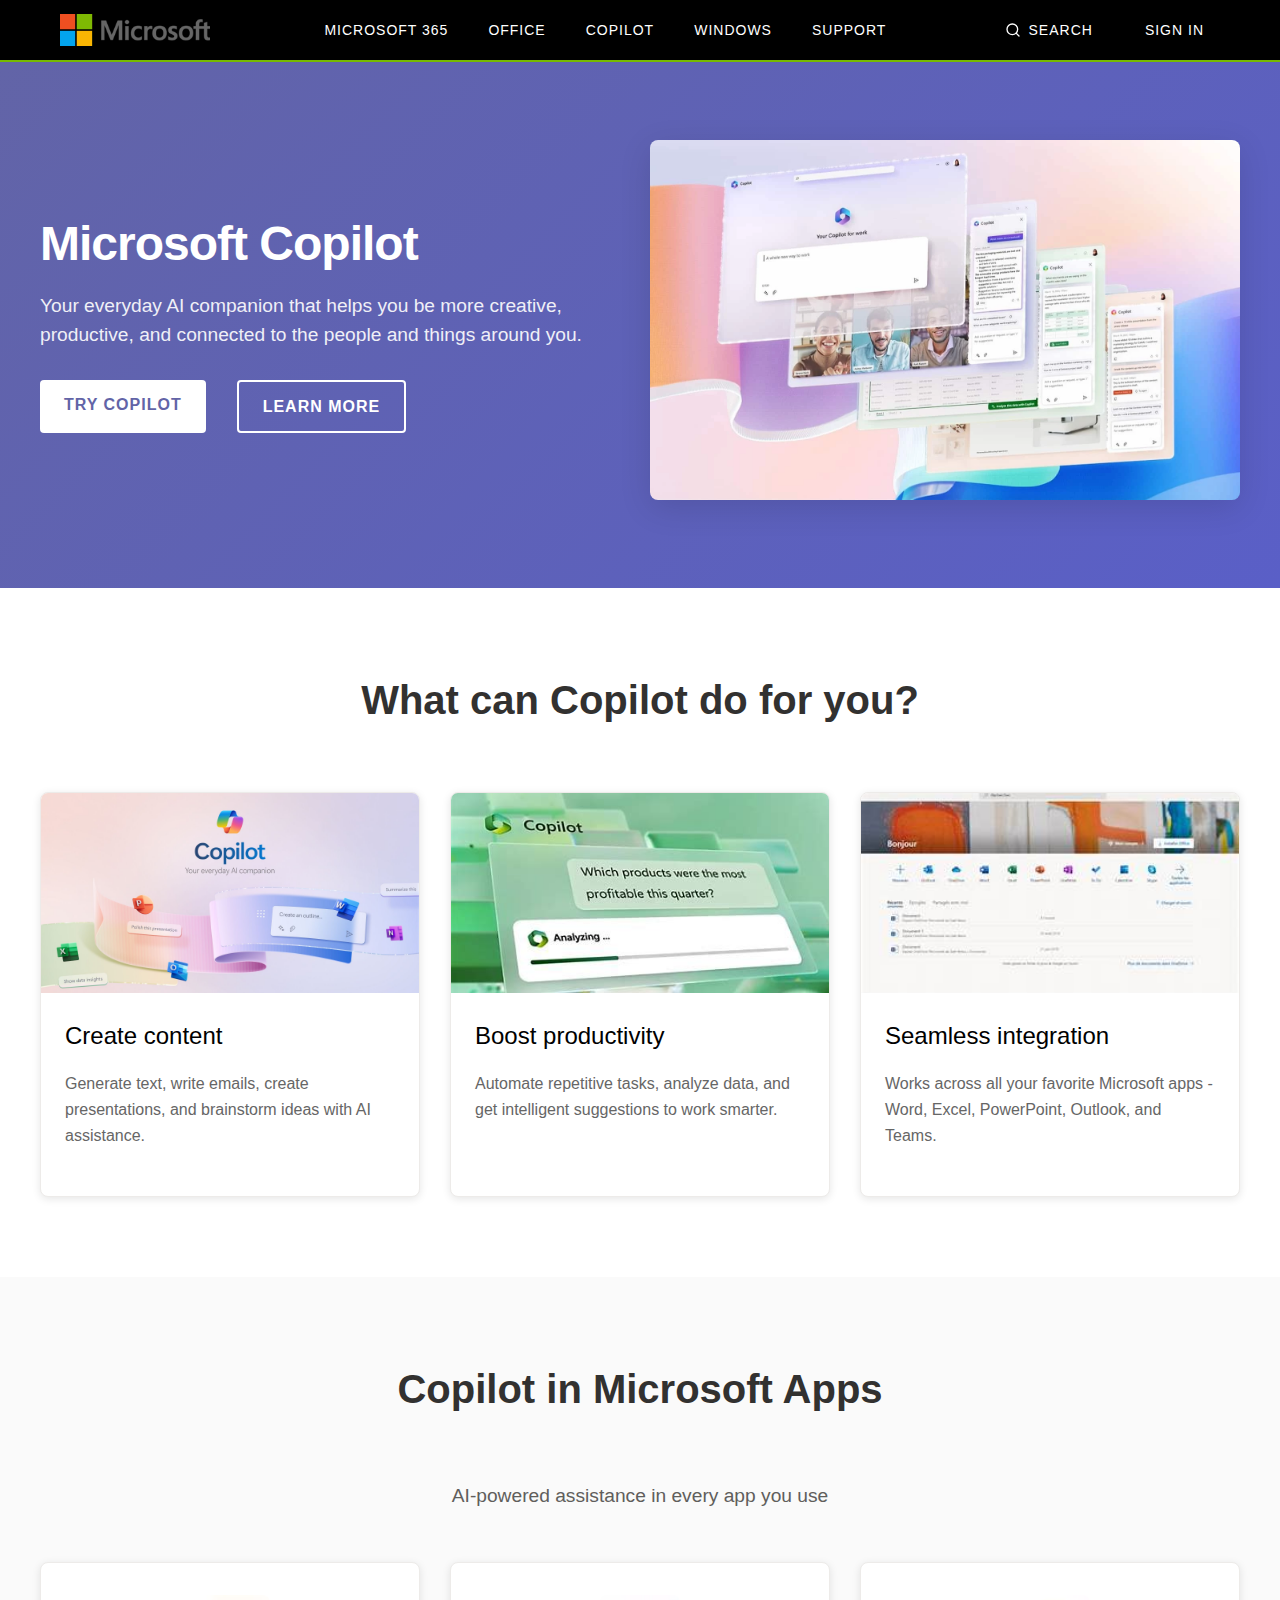
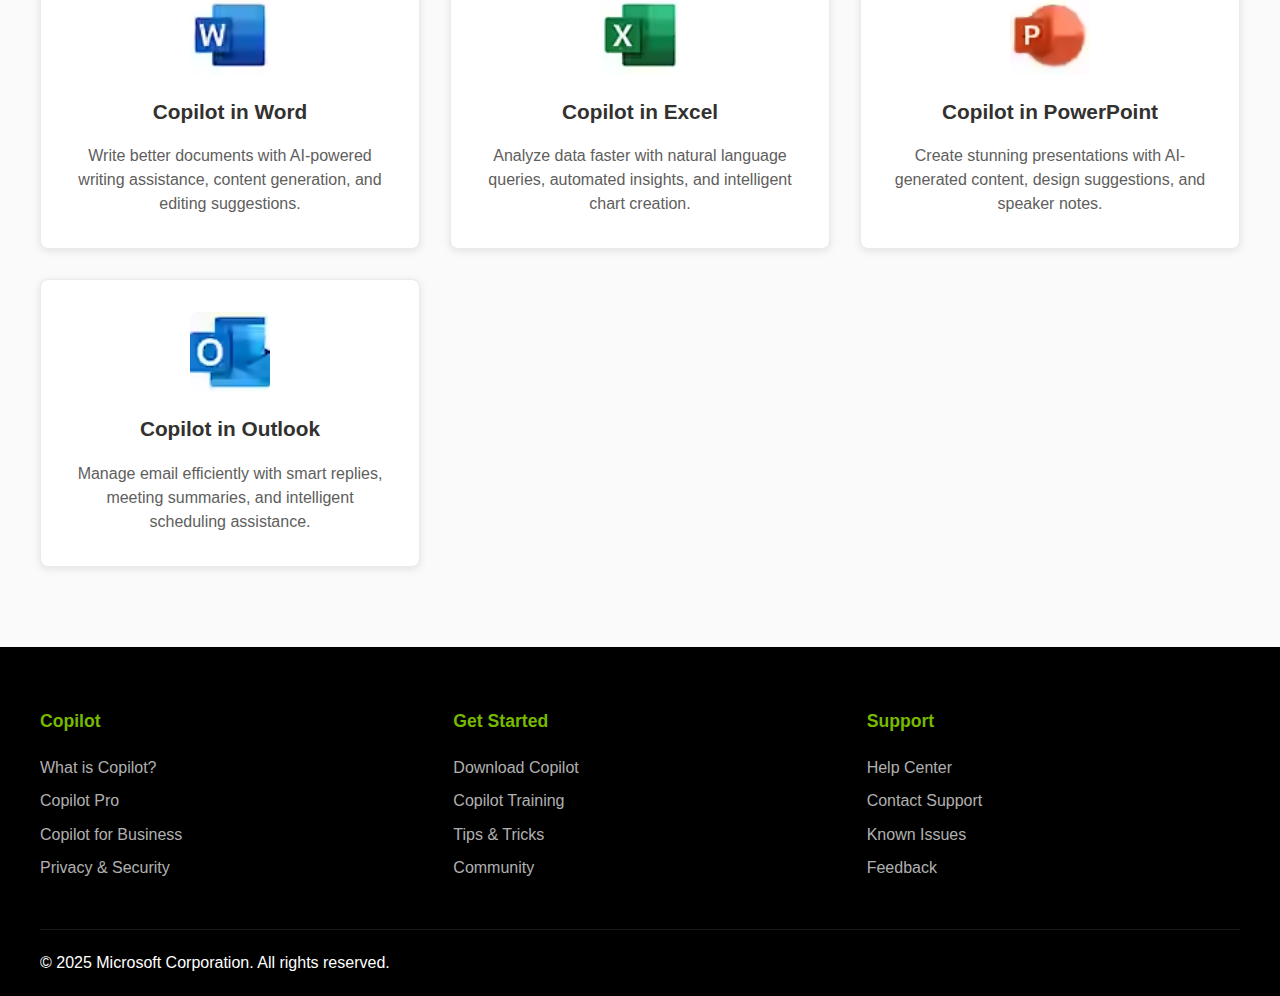
<file: copilot.html>
<!DOCTYPE html>
<html lang="en">
<head>
    <meta charset="UTF-8">
    <meta name="viewport" content="width=device-width, initial-scale=1.0">
    <title>Microsoft Copilot - Your AI Assistant</title>
    <link rel="stylesheet" href="styles.css">
    <style>

        body {
            background: #fafafa;
        }

        .hero {
            background: linear-gradient(135deg, #6264a7 0%, #5a5fc7 100%);
            color: white;
            padding: 80px 20px;
            position: relative;
        }

        .hero-content {
            max-width: 1200px;
            margin: 0 auto;
            display: flex;
            align-items: center;
            gap: 60px;
        }

        .hero-text {
            flex: 1;
        }

        .hero h1 {
            font-size: 3rem;
            font-weight: 600;
            margin-bottom: 20px;
            line-height: 1.2;
        }

        .hero p {
            font-size: 1.2rem;
            margin-bottom: 30px;
            opacity: 0.9;
            line-height: 1.5;
        }

        .hero-image {
            flex: 1;
            text-align: center;
        }

        .floating-image {
            max-width: 100%;
            border-radius: 8px;
            box-shadow: 0 8px 32px rgba(0,0,0,0.12);
        }

        .cta-button {
            background: white;
            color: #6264a7;
            padding: 12px 24px;
            border: none;
            border-radius: 4px;
            font-size: 1rem;
            font-weight: 600;
            cursor: pointer;
            transition: all 0.3s ease;
            text-decoration: none;
            display: inline-block;
            margin-right: 15px;
        }

        .cta-button:hover {
            background: #f3f2f1;
            transform: translateY(-1px);
        }

        .cta-button.secondary {
            background: transparent;
            color: white;
            border: 2px solid white;
        }

        .cta-button.secondary:hover {
            background: rgba(255,255,255,0.1);
        }

        /* Copilot Features Section */
        .products-section {
            padding: 80px 20px;
            background: white;
        }

        .products-container {
            max-width: 1200px;
            margin: 0 auto;
        }

        .section-title {
            text-align: center;
            font-size: 2.5rem;
            font-weight: 600;
            margin-bottom: 60px;
            color: #323130;
        }

        .products-grid {
            display: grid;
            grid-template-columns: repeat(auto-fit, minmax(320px, 1fr));
            gap: 30px;
        }

        .product-card {
            background: white;
            border-radius: 8px;
            overflow: hidden;
            box-shadow: 0 2px 8px rgba(0,0,0,0.1);
            transition: all 0.3s ease;
            border: 1px solid #edebe9;
        }

        .product-card:hover {
            transform: translateY(-4px);
            box-shadow: 0 8px 24px rgba(0,0,0,0.15);
        }

        .product-image {
            height: 200px;
            overflow: hidden;
        }

        .product-image img {
            width: 100%;
            height: 100%;
            object-fit: cover;
        }

        .product-info {
            padding: 24px;
        }

        .product-title {
            font-size: 1.3rem;
            font-weight: 600;
            margin-bottom: 12px;
            color: #323130;
        }

        .product-description {
            color: #605e5c;
            line-height: 1.5;
        }

        /* Copilot in Apps Section */
        .office-section {
            padding: 80px 20px;
            background: #fafafa;
        }

        .office-container {
            max-width: 1200px;
            margin: 0 auto;
        }

        .section-subtitle {
            text-align: center;
            font-size: 1.2rem;
            color: #605e5c;
            margin-bottom: 50px;
        }

        .office-grid {
            display: grid;
            grid-template-columns: repeat(auto-fit, minmax(280px, 1fr));
            gap: 30px;
        }

        .office-card {
            background: white;
            padding: 32px;
            border-radius: 8px;
            box-shadow: 0 2px 8px rgba(0,0,0,0.1);
            text-align: center;
            transition: all 0.3s ease;
            border: 1px solid #edebe9;
        }

        .office-card:hover {
            transform: translateY(-4px);
            box-shadow: 0 8px 24px rgba(0,0,0,0.15);
        }

        .office-icon {
            width: 80px;
            height: 80px;
            margin: 0 auto 20px;
            display: flex;
            align-items: center;
            justify-content: center;
            border-radius: 8px;
            overflow: hidden;
        }

        .office-icon img {
            width: 100%;
            height: 100%;
            object-fit: cover;
        }

        .office-card h3 {
            font-size: 1.3rem;
            font-weight: 600;
            margin-bottom: 16px;
            color: #323130;
        }

        .office-card p {
            color: #605e5c;
            line-height: 1.5;
        }
    </style>
</head>
<body>
    <!-- Header -->
    <header class="header">
        <nav class="nav-container">
            <div class="logo-container">
                <a href="index.html" class="logo">
                    <img src="microsoft.png" alt="Microsoft" class="microsoft-logo">
                </a>
            </div>
            <ul class="nav-menu">
                <li><a href="index.html#products">Microsoft 365</a></li>
                <li><a href="office.html">Office</a></li>
                <li><a href="copilot.html">Copilot</a></li>
                <li><a href="windows.html">Windows</a></li>
                <li><a href="support.html">Support</a></li>
            </ul>
            <div class="user-actions">
                <button class="search-btn" onclick="toggleSearch()">
                    <svg xmlns="http://www.w3.org/2000/svg" width="16" height="16" viewBox="0 0 24 24" fill="none" stroke="currentColor" stroke-width="2" stroke-linecap="round" stroke-linejoin="round"><circle cx="11" cy="11" r="8"></circle><line x1="21" y1="21" x2="16.65" y2="16.65"></line></svg>
                    <span>Search</span>
                </button>
                <button class="sign-in-btn" onclick="showAccountModal()">Sign in</button>
                <div class="search-container" id="searchContainer">
                    <input type="text" class="search-input" placeholder="Search Microsoft products..." onkeypress="handleSearch(event)">
                </div>
            </div>
        </nav>
    </header>

    <!-- Main Content -->
    <main class="main-content">
        <!-- Hero Section -->
        <section class="hero">
            <div class="hero-content">
                <div class="hero-text">
                    <h1>Microsoft Copilot</h1>
                    <p>Your everyday AI companion that helps you be more creative, productive, and connected to the people and things around you.</p>
                    <div class="hero-buttons">
                        <a href="#" class="cta-button">Try Copilot</a>
                        <a href="#" class="cta-button secondary">Learn more</a>
                    </div>
                </div>
                <div class="hero-image">
                    <img src="copilot.webp" alt="Microsoft Copilot" class="floating-image">
                </div>
            </div>
        </section>

        <!-- Copilot Features Section -->
        <section class="products-section">
            <div class="products-container">
                <h2 class="section-title">What can Copilot do for you?</h2>
                <div class="products-grid">
                    <div class="product-card">
                        <div class="product-image">
                            <img src="copilotcontent.jpg" alt="Content Creation">
                        </div>
                        <div class="product-info">
                            <h3 class="product-title">Create content</h3>
                            <p class="product-description">Generate text, write emails, create presentations, and brainstorm ideas with AI assistance.</p>
                        </div>
                    </div>
                    <div class="product-card">
                        <div class="product-image">
                            <img src="copilotinaction.jpg" alt="Copilot in Action">
                        </div>
                        <div class="product-info">
                            <h3 class="product-title">Boost productivity</h3>
                            <p class="product-description">Automate repetitive tasks, analyze data, and get intelligent suggestions to work smarter.</p>
                        </div>
                    </div>
                    <div class="product-card">
                        <div class="product-image">
                            <img src="ms365.jpg" alt="Integration">
                        </div>
                        <div class="product-info">
                            <h3 class="product-title">Seamless integration</h3>
                            <p class="product-description">Works across all your favorite Microsoft apps - Word, Excel, PowerPoint, Outlook, and Teams.</p>
                        </div>
                    </div>
                </div>
            </div>
        </section>

        <!-- Copilot in Apps Section -->
        <section class="office-section">
            <div class="office-container">
                <h2 class="section-title">Copilot in Microsoft Apps</h2>
                <p class="section-subtitle">AI-powered assistance in every app you use</p>
                
                <div class="office-grid">
                    <div class="office-card">
                        <div class="office-icon">
                            <img src="word1.avif" alt="Copilot in Word">
                        </div>
                        <h3>Copilot in Word</h3>
                        <p>Write better documents with AI-powered writing assistance, content generation, and editing suggestions.</p>
                    </div>
                    
                    <div class="office-card">
                        <div class="office-icon">
                            <img src="excel1.avif" alt="Copilot in Excel">
                        </div>
                        <h3>Copilot in Excel</h3>
                        <p>Analyze data faster with natural language queries, automated insights, and intelligent chart creation.</p>
                    </div>
                    
                    <div class="office-card">
                        <div class="office-icon">
                            <img src="ppt1.avif" alt="Copilot in PowerPoint">
                        </div>
                        <h3>Copilot in PowerPoint</h3>
                        <p>Create stunning presentations with AI-generated content, design suggestions, and speaker notes.</p>
                    </div>
                    
                    <div class="office-card">
                        <div class="office-icon">
                            <img src="outlook1.avif" alt="Copilot in Outlook">
                        </div>
                        <h3>Copilot in Outlook</h3>
                        <p>Manage email efficiently with smart replies, meeting summaries, and intelligent scheduling assistance.</p>
                    </div>
                </div>
            </div>
        </section>
    </main>

    <!-- Footer -->
    <footer class="footer">
        <div class="footer-container">
            <div class="footer-grid">
                <div class="footer-section">
                    <h3>Copilot</h3>
                    <ul>
                        <li><a href="#">What is Copilot?</a></li>
                        <li><a href="#">Copilot Pro</a></li>
                        <li><a href="#">Copilot for Business</a></li>
                        <li><a href="#">Privacy & Security</a></li>
                    </ul>
                </div>
                <div class="footer-section">
                    <h3>Get Started</h3>
                    <ul>
                        <li><a href="#">Download Copilot</a></li>
                        <li><a href="#">Copilot Training</a></li>
                        <li><a href="#">Tips & Tricks</a></li>
                        <li><a href="#">Community</a></li>
                    </ul>
                </div>
                <div class="footer-section">
                    <h3>Support</h3>
                    <ul>
                        <li><a href="#">Help Center</a></li>
                        <li><a href="#">Contact Support</a></li>
                        <li><a href="#">Known Issues</a></li>
                        <li><a href="#">Feedback</a></li>
                    </ul>
                </div>
            </div>
            <div class="footer-bottom">
                <p>&copy; 2025 Microsoft Corporation. All rights reserved.</p>
            </div>
        </div>
    </footer>

    <!-- Modal -->
    <div id="modal" class="modal">
        <div class="modal-content">
            <span class="close">&times;</span>
            <div id="modal-body"></div>
        </div>
    </div>

    <!-- Notification -->
    <div id="notification" class="notification">
        <span id="notification-text"></span>
    </div>

    <script src="script.js"></script>
</body>
</html>
</file>
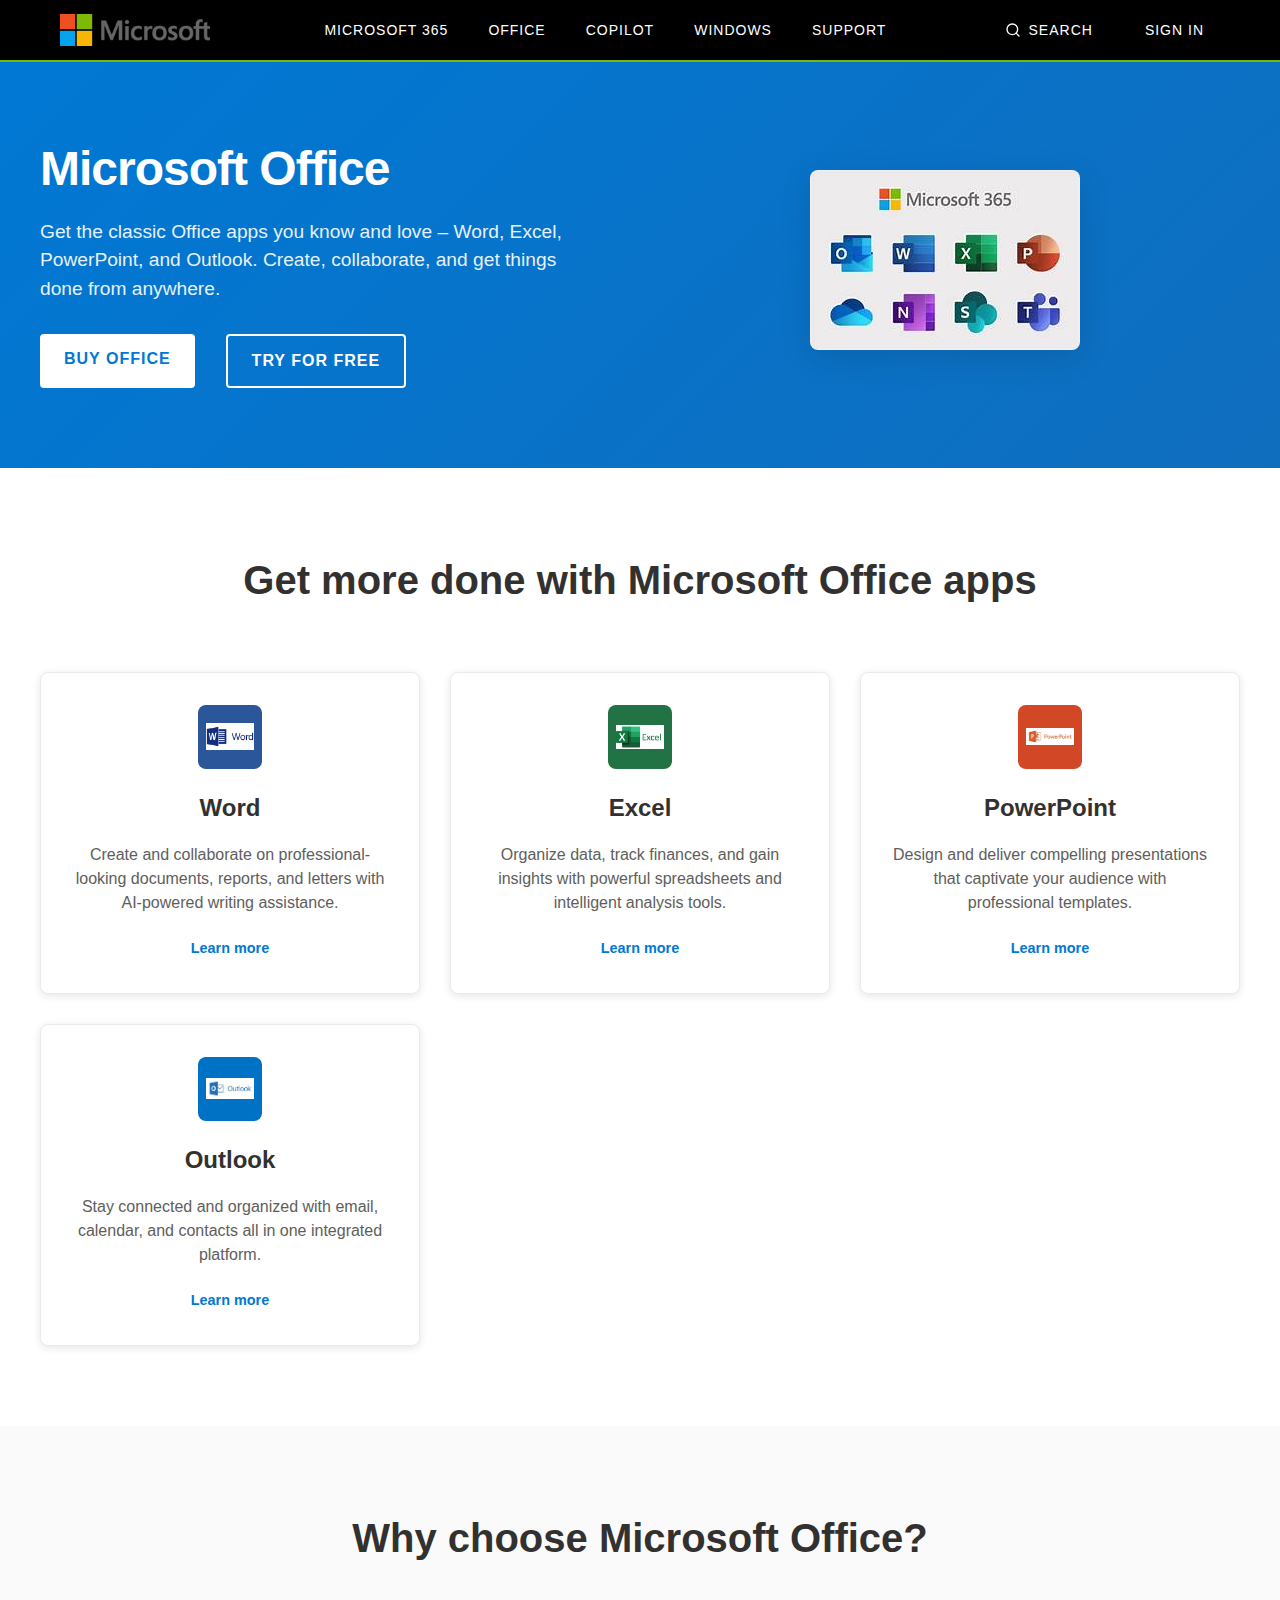
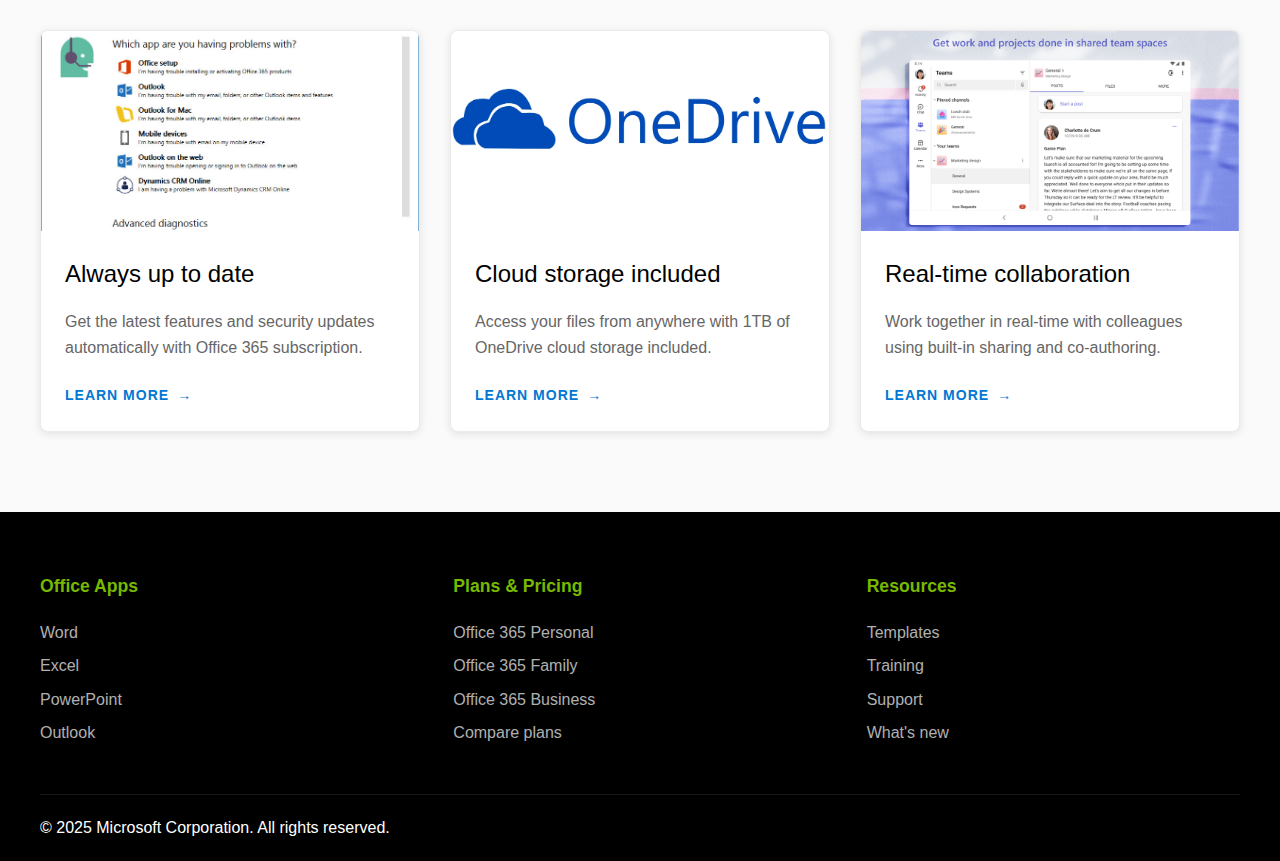
<file: office.html>
<!DOCTYPE html>
<html lang="en">
<head>
    <meta charset="UTF-8">
    <meta name="viewport" content="width=device-width, initial-scale=1.0">
    <title>Microsoft Office - Productivity Apps</title>
    <link rel="stylesheet" href="styles.css">
    <style>
        /* Clean Microsoft-style design */
        body {
            background: #fafafa;
        }

        .hero {
            background: linear-gradient(135deg, #0078d4 0%, #106ebe 100%);
            color: white;
            padding: 80px 20px;
            position: relative;
        }

        .hero-content {
            max-width: 1200px;
            margin: 0 auto;
            display: flex;
            align-items: center;
            gap: 60px;
        }

        .hero-text {
            flex: 1;
        }

        .hero h1 {
            font-size: 3rem;
            font-weight: 600;
            margin-bottom: 20px;
            line-height: 1.2;
        }

        .hero p {
            font-size: 1.2rem;
            margin-bottom: 30px;
            opacity: 0.9;
            line-height: 1.5;
        }

        .hero-image {
            flex: 1;
            text-align: center;
        }

        .floating-image {
            max-width: 100%;
            border-radius: 8px;
            box-shadow: 0 8px 32px rgba(0,0,0,0.12);
        }

        .cta-button {
            background: white;
            color: #0078d4;
            padding: 12px 24px;
            border: none;
            border-radius: 4px;
            font-size: 1rem;
            font-weight: 600;
            cursor: pointer;
            transition: all 0.3s ease;
            text-decoration: none;
            display: inline-block;
            margin-right: 15px;
        }

        .cta-button:hover {
            background: #f3f2f1;
            transform: translateY(-1px);
        }

        .cta-button.secondary {
            background: transparent;
            color: white;
            border: 2px solid white;
        }

        .cta-button.secondary:hover {
            background: rgba(255,255,255,0.1);
        }

        /* Office Apps Section - Clean Microsoft Style */
        .office-section {
            padding: 80px 20px;
            background: white;
        }

        .office-container {
            max-width: 1200px;
            margin: 0 auto;
        }

        .section-title-spaced {
            text-align: center;
            font-size: 2.5rem;
            font-weight: 600;
            margin-bottom: 60px;
            color: #323130;
        }

        .office-apps-grid {
            display: grid;
            grid-template-columns: repeat(auto-fit, minmax(280px, 1fr));
            gap: 30px;
        }

        .office-app-card {
            background: white;
            padding: 32px;
            border-radius: 8px;
            box-shadow: 0 2px 8px rgba(0,0,0,0.1);
            text-align: center;
            transition: all 0.3s ease;
            border: 1px solid #edebe9;
        }

        .office-app-card:hover {
            transform: translateY(-4px);
            box-shadow: 0 8px 24px rgba(0,0,0,0.15);
        }

        .office-app-icon {
            width: 64px;
            height: 64px;
            margin: 0 auto 20px;
            display: flex;
            align-items: center;
            justify-content: center;
            border-radius: 8px;
        }

        .office-app-icon img {
            width: 48px;
            height: 48px;
            object-fit: contain;
        }

        .word-app {
            background-color: #2b579a;
        }

        .excel-app {
            background-color: #217346;
        }

        .powerpoint-app {
            background-color: #d24726;
        }

        .outlook-app {
            background-color: #0072c6;
        }

        .app-title {
            font-size: 1.5rem;
            font-weight: 600;
            margin-bottom: 16px;
            color: #323130;
        }

        .app-description {
            font-size: 1rem;
            color: #605e5c;
            line-height: 1.5;
            margin-bottom: 20px;
        }

        .app-learn-more {
            color: #0078d4;
            text-decoration: none;
            font-weight: 600;
            font-size: 0.9rem;
            transition: color 0.3s ease;
        }

        .app-learn-more:hover {
            color: #106ebe;
        }

        /* Features Section */
        .products-section {
            padding: 80px 20px;
            background: #fafafa;
        }

        .products-container {
            max-width: 1200px;
            margin: 0 auto;
        }

        .section-title {
            text-align: center;
            font-size: 2.5rem;
            font-weight: 600;
            margin-bottom: 60px;
            color: #323130;
        }

        .products-grid {
            display: grid;
            grid-template-columns: repeat(auto-fit, minmax(320px, 1fr));
            gap: 30px;
        }

        .product-card {
            background: white;
            border-radius: 8px;
            overflow: hidden;
            box-shadow: 0 2px 8px rgba(0,0,0,0.1);
            transition: all 0.3s ease;
            border: 1px solid #edebe9;
        }

        .product-card:hover {
            transform: translateY(-4px);
            box-shadow: 0 8px 24px rgba(0,0,0,0.15);
        }

        .product-image {
            height: 200px;
            overflow: hidden;
        }

        .product-image img {
            width: 100%;
            height: 100%;
            object-fit: cover;
        }

        .product-info {
            padding: 24px;
        }

        .product-title {
            font-size: 1.3rem;
            font-weight: 600;
            margin-bottom: 12px;
            color: #323130;
        }

        .product-description {
            color: #605e5c;
            line-height: 1.5;
            margin-bottom: 16px;
        }

        .product-link {
            color: #0078d4;
            text-decoration: none;
            font-weight: 600;
            transition: color 0.3s ease;
        }

        .product-link:hover {
            color: #106ebe;
        }
    </style>
</head>
<body>
    <!-- Header -->
    <header class="header">
        <nav class="nav-container">
            <div class="logo-container">
                <a href="index.html" class="logo">
                    <img src="microsoft.png" alt="Microsoft" class="microsoft-logo">
                </a>
            </div>
            <ul class="nav-menu">
                <li><a href="index.html#products">Microsoft 365</a></li>
                <li><a href="office.html">Office</a></li>
                <li><a href="copilot.html">Copilot</a></li>
                <li><a href="windows.html">Windows</a></li>
                <li><a href="support.html">Support</a></li>
            </ul>
            <div class="user-actions">
                <button class="search-btn" onclick="toggleSearch()">
                    <svg xmlns="http://www.w3.org/2000/svg" width="16" height="16" viewBox="0 0 24 24" fill="none" stroke="currentColor" stroke-width="2" stroke-linecap="round" stroke-linejoin="round"><circle cx="11" cy="11" r="8"></circle><line x1="21" y1="21" x2="16.65" y2="16.65"></line></svg>
                    <span>Search</span>
                </button>
                <button class="sign-in-btn" onclick="showAccountModal()">Sign in</button>
                <div class="search-container" id="searchContainer">
                    <input type="text" class="search-input" placeholder="Search Microsoft products..." onkeypress="handleSearch(event)">
                </div>
            </div>
        </nav>
    </header>

    <!-- Main Content -->
    <main class="main-content">
        <!-- Hero Section -->
        <section class="hero">
            <div class="hero-content">
                <div class="hero-text">
                    <h1>Microsoft Office</h1>
                    <p>Get the classic Office apps you know and love – Word, Excel, PowerPoint, and Outlook. Create, collaborate, and get things done from anywhere.</p>
                    <div class="hero-buttons">
                        <a href="#" class="cta-button">Buy Office</a>
                        <a href="#" class="cta-button secondary">Try for free</a>
                    </div>
                </div>
                <div class="hero-image">
                    <img src="msoffice.jpg" alt="Microsoft Office" class="floating-image">
                </div>
            </div>
        </section>

        <!-- Office Apps Section -->
        <section class="office-section">
            <div class="office-container">
                <h2 class="section-title-spaced">Get more done with Microsoft Office apps</h2>
                
                <div class="office-apps-grid">
                    <div class="office-app-card">
                        <div class="office-app-icon word-app">
                            <img src="word.jpg" alt="Microsoft Word">
                        </div>
                        <h3 class="app-title">Word</h3>
                        <p class="app-description">Create and collaborate on professional-looking documents, reports, and letters with AI-powered writing assistance.</p>
                        <a href="#" class="app-learn-more">Learn more</a>
                    </div>
                    
                    <div class="office-app-card">
                        <div class="office-app-icon excel-app">
                            <img src="excel.jpg" alt="Microsoft Excel">
                        </div>
                        <h3 class="app-title">Excel</h3>
                        <p class="app-description">Organize data, track finances, and gain insights with powerful spreadsheets and intelligent analysis tools.</p>
                        <a href="#" class="app-learn-more">Learn more</a>
                    </div>
                    
                    <div class="office-app-card">
                        <div class="office-app-icon powerpoint-app">
                            <img src="ppt.jpg" alt="Microsoft PowerPoint">
                        </div>
                        <h3 class="app-title">PowerPoint</h3>
                        <p class="app-description">Design and deliver compelling presentations that captivate your audience with professional templates.</p>
                        <a href="#" class="app-learn-more">Learn more</a>
                    </div>
                    
                    <div class="office-app-card">
                        <div class="office-app-icon outlook-app">
                            <img src="outlook.jpg" alt="Microsoft Outlook">
                        </div>
                        <h3 class="app-title">Outlook</h3>
                        <p class="app-description">Stay connected and organized with email, calendar, and contacts all in one integrated platform.</p>
                        <a href="#" class="app-learn-more">Learn more</a>
                    </div>
                </div>
            </div>
        </section>

        <!-- Features Section -->
        <section class="products-section">
            <div class="products-container">
                <h2 class="section-title">Why choose Microsoft Office?</h2>
                <div class="products-grid">
                    <div class="product-card">
                        <div class="product-image">
                            <img src="msofficesupport.jpg" alt="Office Support">
                        </div>
                        <div class="product-info">
                            <h3 class="product-title">Always up to date</h3>
                            <p class="product-description">Get the latest features and security updates automatically with Office 365 subscription.</p>
                            <a href="#" class="product-link">Learn more</a>
                        </div>
                    </div>
                    <div class="product-card">
                        <div class="product-image">
                            <img src="onedrive.webp" alt="Cloud Storage">
                        </div>
                        <div class="product-info">
                            <h3 class="product-title">Cloud storage included</h3>
                            <p class="product-description">Access your files from anywhere with 1TB of OneDrive cloud storage included.</p>
                            <a href="#" class="product-link">Learn more</a>
                        </div>
                    </div>
                    <div class="product-card">
                        <div class="product-image">
                            <img src="teams.png" alt="Collaboration">
                        </div>
                        <div class="product-info">
                            <h3 class="product-title">Real-time collaboration</h3>
                            <p class="product-description">Work together in real-time with colleagues using built-in sharing and co-authoring.</p>
                            <a href="#" class="product-link">Learn more</a>
                        </div>
                    </div>
                </div>
            </div>
        </section>
    </main>

    <!-- Footer -->
    <footer class="footer">
        <div class="footer-container">
            <div class="footer-grid">
                <div class="footer-section">
                    <h3>Office Apps</h3>
                    <ul>
                        <li><a href="#">Word</a></li>
                        <li><a href="#">Excel</a></li>
                        <li><a href="#">PowerPoint</a></li>
                        <li><a href="#">Outlook</a></li>
                    </ul>
                </div>
                <div class="footer-section">
                    <h3>Plans & Pricing</h3>
                    <ul>
                        <li><a href="#">Office 365 Personal</a></li>
                        <li><a href="#">Office 365 Family</a></li>
                        <li><a href="#">Office 365 Business</a></li>
                        <li><a href="#">Compare plans</a></li>
                    </ul>
                </div>
                <div class="footer-section">
                    <h3>Resources</h3>
                    <ul>
                        <li><a href="#">Templates</a></li>
                        <li><a href="#">Training</a></li>
                        <li><a href="#">Support</a></li>
                        <li><a href="#">What's new</a></li>
                    </ul>
                </div>
            </div>
            <div class="footer-bottom">
                <p>&copy; 2025 Microsoft Corporation. All rights reserved.</p>
            </div>
        </div>
    </footer>

    <!-- Modal -->
    <div id="modal" class="modal">
        <div class="modal-content">
            <span class="close">&times;</span>
            <div id="modal-body"></div>
        </div>
    </div>

    <!-- Notification -->
    <div id="notification" class="notification">
        <span id="notification-text"></span>
    </div>

    <script src="script.js"></script>
</body>
</html>
</file>
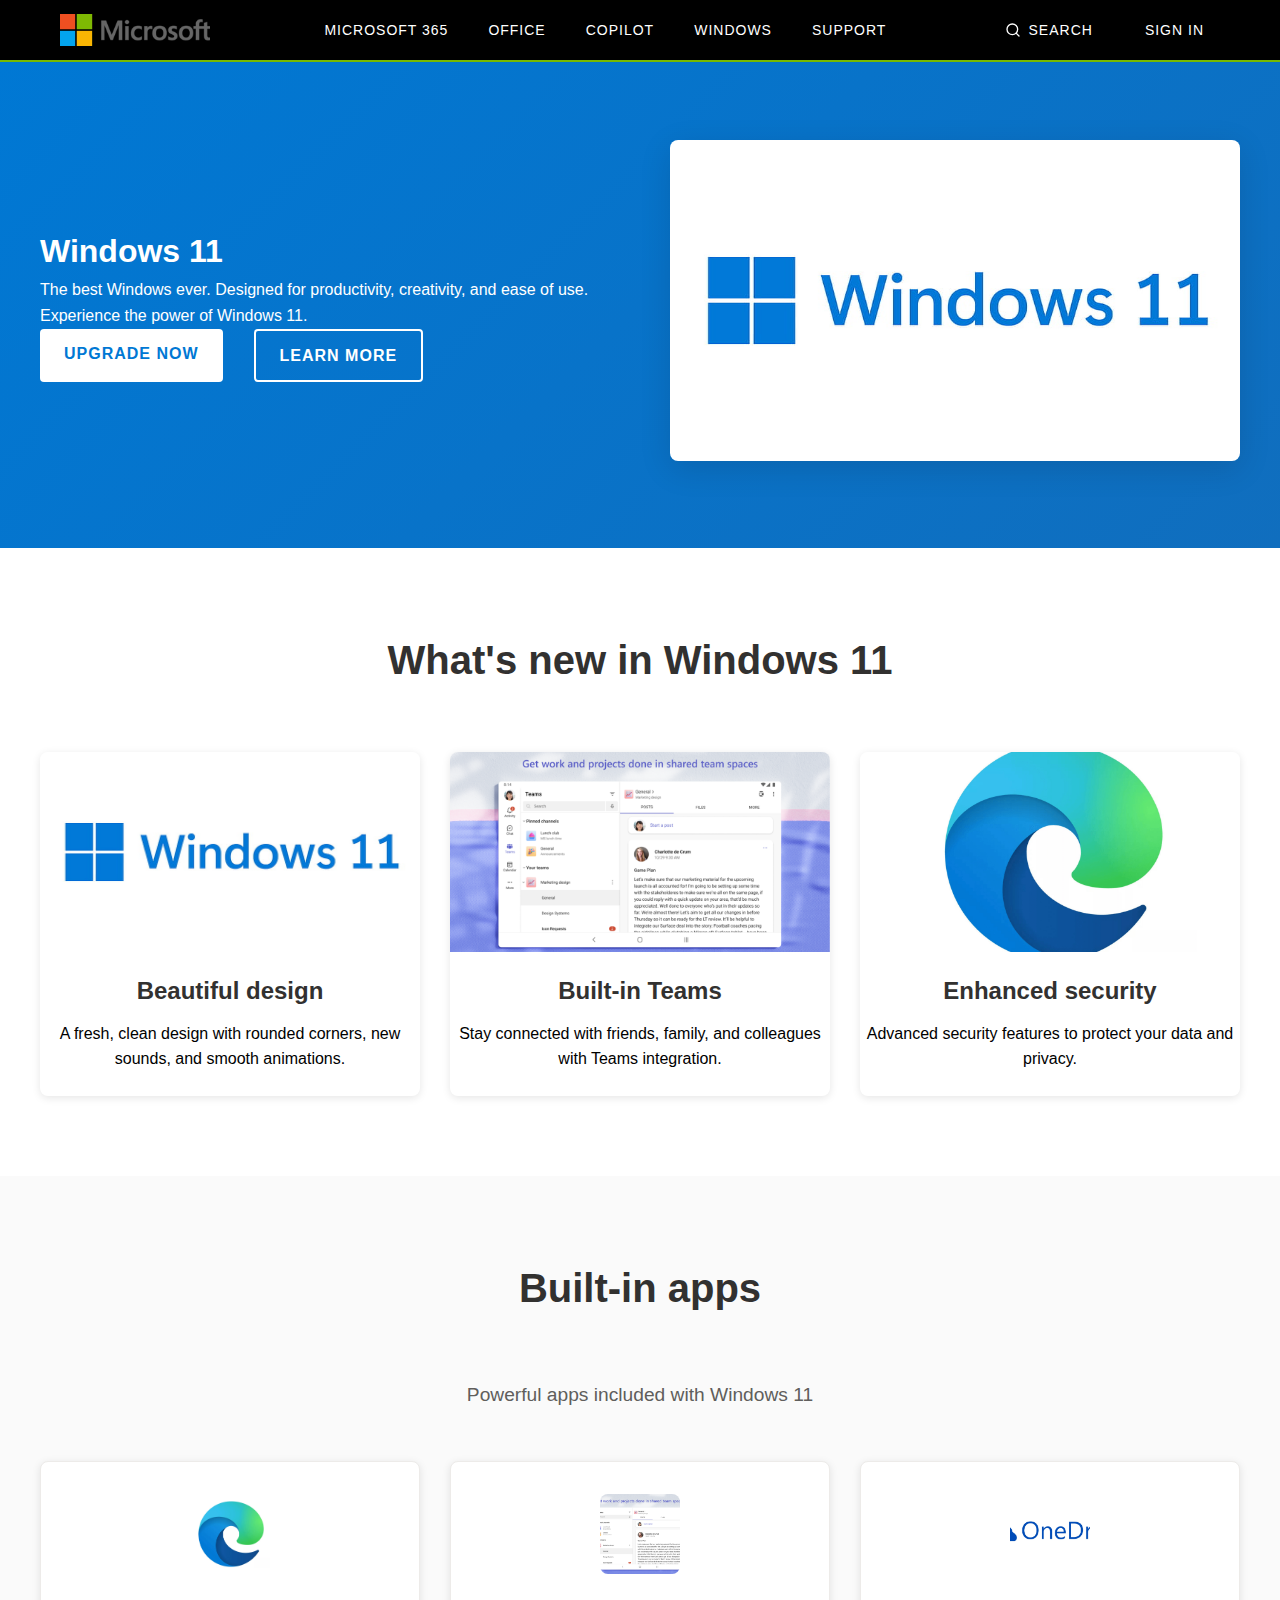
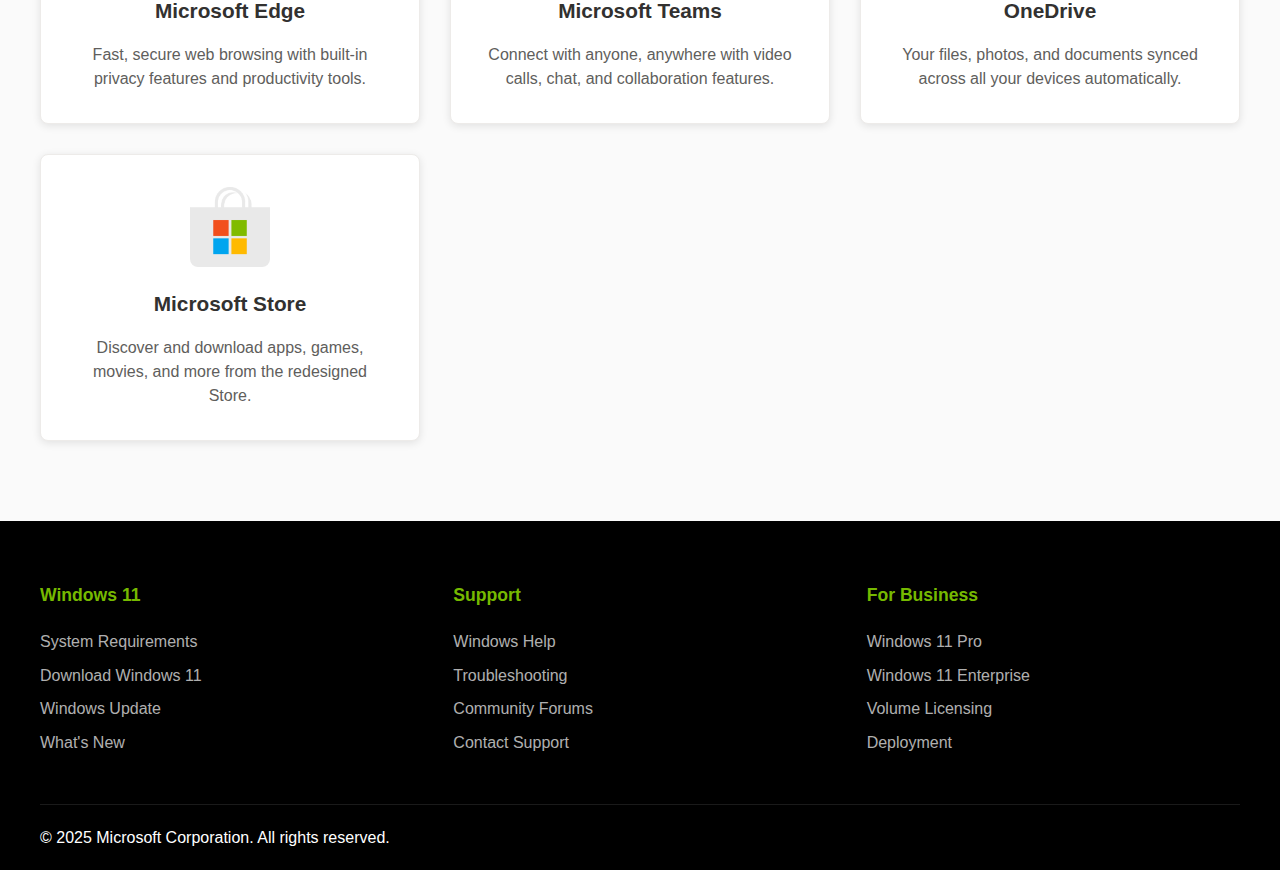
<file: windows.html>
<!DOCTYPE html>
<html lang="en">
<head>
    <meta charset="UTF-8">
    <meta name="viewport" content="width=device-width, initial-scale=1.0">
    <title>Windows 11 - The Best Windows Ever</title>
    <link rel="icon" href="microsoft.png" type="image/png">
    <link rel="stylesheet" href="styles.css">
    <style>
        /* Clean Microsoft-style design */
        body {
            background: #fafafa;
        }

        .hero {
            background: linear-gradient(135deg, #0078d4 0%, #106ebe 100%);
            color: white;
            padding: 80px 20px;
            position: relative;
        }

        .hero-content {
            max-width: 1200px;
            margin: 0 auto;
            display: flex;
            align-items: center;
            gap: 60px;
        }

        .hero-text {
            flex: 1;
        }

        .hero h1 {
            font-size: 3rem;
            font-weight: 600;
            margin-bottom: 20px;
            line-height: 1.2;
        }

        .hero p {
            font-size: 1.2rem;
            margin-bottom: 30px;
            opacity: 0.9;
            line-height: 1.5;
        }

        .hero-image {
            flex: 1;
            text-align: center;
        }

        .floating-image {
            max-width: 100%;
            border-radius: 8px;
            box-shadow: 0 8px 32px rgba(0,0,0,0.12);
        }

        .cta-button {
            background: white;
            color: #0078d4;
            padding: 12px 24px;
            border: none;
            border-radius: 4px;
            font-size: 1rem;
            font-weight: 600;
            cursor: pointer;
            transition: all 0.3s ease;
            text-decoration: none;
            display: inline-block;
            margin-right: 15px;
        }

        .cta-button:hover {
            background: #f3f2f1;
            transform: translateY(-1px);
        }

        .cta-button.secondary {
            background: transparent;
            color: white;
            border: 2px solid white;
        }

        .cta-button.secondary:hover {
            background: rgba(255,255,255,0.1);
        }

        /* Windows Features Section */
        .products-section {
            padding: 80px 20px;
            background: white;
        }

        .products-container {
            max-width: 1200px;
            margin: 0 auto;
        }

        .section-title {
            text-align: center;
            font-size: 2.5rem;
            font-weight: 600;
            margin-bottom: 60px;
            color: #323130;
        }

        .products-grid {
            display: grid;
            grid-template-columns: repeat(auto-fit, minmax(320px, 1fr));
            gap: 30px;
        }

        .product-card {
            background: white;
            border-radius: 8px;
            overflow: hidden;
            box-shadow: 0 2px 8px rgba(0,0,0,0.1);
            transition: all 0.3s ease;
            border: 1px solid #edebe9;
        }

        .product-card:hover {
            transform: translateY(-4px);
            box-shadow: 0 8px 24px rgba(0,0,0,0.15);
        }

        .product-image {
            height: 200px;
            overflow: hidden;
        }

        .product-image img {
            width: 100%;
            height: 100%;
            object-fit: cover;
        }

        .product-info {
            padding: 24px;
        }

        .product-title {
            font-size: 1.3rem;
            font-weight: 600;
            margin-bottom: 12px;
            color: #323130;
        }

        .product-description {
            color: #605e5c;
            line-height: 1.5;
        }

        /* Windows Apps Section */
        .office-section {
            padding: 80px 20px;
            background: #fafafa;
        }

        .office-container {
            max-width: 1200px;
            margin: 0 auto;
        }

        .section-subtitle {
            text-align: center;
            font-size: 1.2rem;
            color: #605e5c;
            margin-bottom: 50px;
        }

        .office-grid {
            display: grid;
            grid-template-columns: repeat(auto-fit, minmax(280px, 1fr));
            gap: 30px;
        }

        .office-card {
            background: white;
            padding: 32px;
            border-radius: 8px;
            box-shadow: 0 2px 8px rgba(0,0,0,0.1);
            text-align: center;
            transition: all 0.3s ease;
            border: 1px solid #edebe9;
        }

        .office-card:hover {
            transform: translateY(-4px);
            box-shadow: 0 8px 24px rgba(0,0,0,0.15);
        }

        .office-icon {
            width: 80px;
            height: 80px;
            margin: 0 auto 20px;
            display: flex;
            align-items: center;
            justify-content: center;
            border-radius: 8px;
            overflow: hidden;
        }

        .office-icon img {
            width: 100%;
            height: 100%;
            object-fit: cover;
        }

        .office-card h3 {
            font-size: 1.3rem;
            font-weight: 600;
            margin-bottom: 16px;
            color: #323130;
        }

        .office-card p {
            color: #605e5c;
            line-height: 1.5;
        }
        
        /* New Windows 11 Hero Section */
        .windows-hero {
            background: linear-gradient(135deg, #0078d4 0%, #106ebe 100%);
            color: white;
            padding: 80px 20px;
        }
        
        .windows-hero-content {
            max-width: 1200px;
            margin: 0 auto;
            display: flex;
            align-items: center;
            gap: 60px;
        }
        
        .windows-hero-text {
            flex: 1;
        }
        
        .windows-hero-image {
            flex: 1;
            text-align: center;
        }
        
        .features-section {
            padding: 80px 20px;
            background: white;
        }
        
        .features-title {
            text-align: center;
            font-size: 2.5rem;
            font-weight: 600;
            margin-bottom: 60px;
            color: #323130;
        }
        
        .features-grid {
            display: grid;
            grid-template-columns: repeat(auto-fit, minmax(320px, 1fr));
            gap: 30px;
            max-width: 1200px;
            margin: 0 auto;
        }
        
        .feature-card {
            background: white;
            border-radius: 8px;
            overflow: hidden;
            box-shadow: 0 2px 8px rgba(0,0,0,0.1);
            transition: all 0.3s ease;
            text-align: center;
            padding-bottom: 24px;
        }
        
        .feature-card:hover {
            transform: translateY(-4px);
            box-shadow: 0 8px 24px rgba(0,0,0,0.15);
        }
        
        .feature-image {
            height: 200px;
            overflow: hidden;
        }
        
        .feature-image img {
            width: 100%;
            height: 100%;
            object-fit: cover;
        }
        
        .feature-title {
            font-size: 1.5rem;
            font-weight: 600;
            margin: 20px 0 10px;
            color: #323130;
        }
    </style>
</head>
<body>
    <!-- Header -->
    <header class="header">
        <nav class="nav-container">
            <div class="logo-container">
                <a href="index.html" class="logo">
                    <img src="microsoft.png" alt="Microsoft" class="microsoft-logo">
                </a>
            </div>
            <ul class="nav-menu">
                <li><a href="index.html#products">Microsoft 365</a></li>
                <li><a href="office.html">Office</a></li>
                <li><a href="copilot.html">Copilot</a></li>
                <li><a href="windows.html">Windows</a></li>
                <li><a href="support.html">Support</a></li>
            </ul>
            <div class="user-actions">
                <button class="search-btn" onclick="toggleSearch()">
                    <svg xmlns="http://www.w3.org/2000/svg" width="16" height="16" viewBox="0 0 24 24" fill="none" stroke="currentColor" stroke-width="2" stroke-linecap="round" stroke-linejoin="round"><circle cx="11" cy="11" r="8"></circle><line x1="21" y1="21" x2="16.65" y2="16.65"></line></svg>
                    <span>Search</span>
                </button>
                <button class="sign-in-btn" onclick="showAccountModal()">Sign in</button>
                <div class="search-container" id="searchContainer">
                    <input type="text" class="search-input" placeholder="Search Microsoft products..." onkeypress="handleSearch(event)">
                </div>
            </div>
        </nav>
    </header>

    <!-- Main Content -->
    <main class="main-content">
        <!-- Windows 11 Hero Section -->
        <section class="windows-hero">
            <div class="windows-hero-content">
                <div class="windows-hero-text">
                    <h1>Windows 11</h1>
                    <p>The best Windows ever. Designed for productivity, creativity, and ease of use. Experience the power of Windows 11.</p>
                    <div class="hero-buttons">
                        <a href="#" class="cta-button">Upgrade now</a>
                        <a href="#" class="cta-button secondary">Learn more</a>
                    </div>
                </div>
                <div class="windows-hero-image">
                    <img src="windows.jpg" alt="Windows 11" class="floating-image">
                </div>
            </div>
        </section>

        <!-- What's new in Windows 11 Section -->
        <section class="features-section">
            <h2 class="features-title">What's new in Windows 11</h2>
            <div class="features-grid">
                <div class="feature-card">
                    <div class="feature-image">
                        <img src="windows.jpg" alt="Beautiful design">
                    </div>
                    <h3 class="feature-title">Beautiful design</h3>
                    <p>A fresh, clean design with rounded corners, new sounds, and smooth animations.</p>
                </div>
                
                <div class="feature-card">
                    <div class="feature-image">
                        <img src="teams.png" alt="Built-in Teams">
                    </div>
                    <h3 class="feature-title">Built-in Teams</h3>
                    <p>Stay connected with friends, family, and colleagues with Teams integration.</p>
                </div>
                
                <div class="feature-card">
                    <div class="feature-image">
                        <img src="edge.png" alt="Enhanced security">
                    </div>
                    <h3 class="feature-title">Enhanced security</h3>
                    <p>Advanced security features to protect your data and privacy.</p>
                </div>
            </div>
        </section>

        <!-- Windows Apps Section -->
        <section class="office-section">
            <div class="office-container">
                <h2 class="section-title">Built-in apps</h2>
                <p class="section-subtitle">Powerful apps included with Windows 11</p>
                
                <div class="office-grid">
                    <div class="office-card">
                        <div class="office-icon">
                            <img src="edge.png" alt="Microsoft Edge">
                        </div>
                        <h3>Microsoft Edge</h3>
                        <p>Fast, secure web browsing with built-in privacy features and productivity tools.</p>
                    </div>
                    
                    <div class="office-card">
                        <div class="office-icon">
                            <img src="teams.png" alt="Microsoft Teams">
                        </div>
                        <h3>Microsoft Teams</h3>
                        <p>Connect with anyone, anywhere with video calls, chat, and collaboration features.</p>
                    </div>
                    
                    <div class="office-card">
                        <div class="office-icon">
                            <img src="onedrive.webp" alt="OneDrive">
                        </div>
                        <h3>OneDrive</h3>
                        <p>Your files, photos, and documents synced across all your devices automatically.</p>
                    </div>
                    
                    <div class="office-card">
                        <div class="office-icon">
                            <img src="store1.png" alt="Microsoft Store">
                        </div>
                        <h3>Microsoft Store</h3>
                        <p>Discover and download apps, games, movies, and more from the redesigned Store.</p>
                    </div>
                </div>
            </div>
        </section>
    </main>

    <!-- Footer -->
    <footer class="footer">
        <div class="footer-container">
            <div class="footer-grid">
                <div class="footer-section">
                    <h3>Windows 11</h3>
                    <ul>
                        <li><a href="#">System Requirements</a></li>
                        <li><a href="#">Download Windows 11</a></li>
                        <li><a href="#">Windows Update</a></li>
                        <li><a href="#">What's New</a></li>
                    </ul>
                </div>
                <div class="footer-section">
                    <h3>Support</h3>
                    <ul>
                        <li><a href="#">Windows Help</a></li>
                        <li><a href="#">Troubleshooting</a></li>
                        <li><a href="#">Community Forums</a></li>
                        <li><a href="#">Contact Support</a></li>
                    </ul>
                </div>
                <div class="footer-section">
                    <h3>For Business</h3>
                    <ul>
                        <li><a href="#">Windows 11 Pro</a></li>
                        <li><a href="#">Windows 11 Enterprise</a></li>
                        <li><a href="#">Volume Licensing</a></li>
                        <li><a href="#">Deployment</a></li>
                    </ul>
                </div>
            </div>
            <div class="footer-bottom">
                <p>&copy; 2025 Microsoft Corporation. All rights reserved.</p>
            </div>
        </div>
    </footer>

    <!-- Modal -->
    <div id="modal" class="modal">
        <div class="modal-content">
            <span class="close">&times;</span>
            <div id="modal-body"></div>
        </div>
    </div>

    <!-- Notification -->
    <div id="notification" class="notification">
        <span id="notification-text"></span>
    </div>

    <script src="script.js"></script>
</body>
</html>
</file>
<file: styles.css>
/* NVIDIA-themed Microsoft Website with Simplified Modern Hero */

/* Reset and Base Styles */
* {
  margin: 0;
  padding: 0;
  box-sizing: border-box;
}

/* NVIDIA Color Palette */
:root {
  --nvidia-green: #76b900;
  --nvidia-dark-green: #5d9400;
  --nvidia-light-green: #8bc500;
  --nvidia-black: #000000;
  --nvidia-white: #ffffff;
  --nvidia-gray: #1a1a1a;
  --nvidia-light-gray: #f5f5f5;
  --nvidia-medium-gray: #666666;
  --nvidia-dark-blue: #0c1c29;
  --nvidia-blue: #1a73e8;
  --nvidia-light-blue: #4fc3f7;
  --nvidia-gradient-start: #0c1c29;
  --nvidia-gradient-end: #1a3c5a;

  /* H&M Style Variables */
  --border-radius: 0;
  --transition: all 0.3s ease;
  --shadow: 0 2px 8px rgba(0, 0, 0, 0.1);
  --shadow-hover: 0 4px 16px rgba(118, 185, 0, 0.2);
}

body {
  font-family: "Segoe UI", -apple-system, BlinkMacSystemFont, "Roboto", sans-serif;
  line-height: 1.6;
  color: var(--nvidia-black);
  background: var(--nvidia-white);
  font-weight: 400;
  overflow-x: hidden;
}

/* Header - H&M Minimalist Style with NVIDIA Colors */
.header {
  background: var(--nvidia-black);
  position: fixed;
  top: 0;
  width: 100%;
  z-index: 1000;
  border-bottom: 2px solid var(--nvidia-green);
}

.nav-container {
  max-width: 1200px;
  margin: 0 auto;
  padding: 0 20px;
  display: flex;
  justify-content: space-between;
  align-items: center;
  height: 60px;
}

.logo-container {
  display: flex;
  align-items: center;
}

.logo {
  display: flex;
  align-items: center;
  text-decoration: none;
  color: var(--nvidia-white);
}

.microsoft-logo {
  height: 32px;
  margin-right: 12px;
}

.logo-text {
  font-size: 20px;
  font-weight: 600;
  letter-spacing: -0.5px;
}

.nav-menu {
  display: flex;
  list-style: none;
  gap: 40px;
}

.nav-menu a {
  color: var(--nvidia-white);
  text-decoration: none;
  font-weight: 400;
  font-size: 14px;
  text-transform: uppercase;
  letter-spacing: 1px;
  padding: 20px 0;
  transition: var(--transition);
  position: relative;
}

.nav-menu a::after {
  content: "";
  position: absolute;
  bottom: 0;
  left: 0;
  width: 0;
  height: 2px;
  background: var(--nvidia-green);
  transition: var(--transition);
}

.nav-menu a:hover {
  color: var(--nvidia-green);
}

.nav-menu a:hover::after {
  width: 100%;
}

.user-actions {
  display: flex;
  gap: 20px;
  align-items: center;
  position: relative;
}

.search-btn,
.sign-in-btn {
  background: none;
  border: none;
  color: var(--nvidia-white);
  cursor: pointer;
  font-size: 14px;
  font-weight: 400;
  text-transform: uppercase;
  letter-spacing: 1px;
  padding: 8px 16px;
  transition: var(--transition);
  display: flex;
  align-items: center;
  gap: 8px;
}

.search-btn:hover,
.sign-in-btn:hover {
  color: var(--nvidia-green);
}

/* Search Container */
.search-container {
  display: none;
  position: absolute;
  top: 100%;
  right: 0;
  background: var(--nvidia-white);
  border: 2px solid var(--nvidia-green);
  padding: 20px;
  min-width: 300px;
  z-index: 1001;
}

.search-container.active {
  display: block;
}

.search-input {
  width: 100%;
  padding: 12px;
  border: 1px solid var(--nvidia-medium-gray);
  font-size: 16px;
  outline: none;
  transition: var(--transition);
}

.search-input:focus {
  border-color: var(--nvidia-green);
}

/* Main Content */
.main-content {
  margin-top: 60px;
}

/* Top Banner */
.top-banner {
  background: linear-gradient(135deg, var(--nvidia-green) 0%, var(--nvidia-dark-green) 100%);
  color: var(--nvidia-white);
  padding: 12px 20px;
  position: relative;
  z-index: 999;
  border-bottom: 1px solid rgba(118, 185, 0, 0.3);
}

.banner-content {
  max-width: 1200px;
  margin: 0 auto;
  display: flex;
  justify-content: space-between;
  align-items: center;
  gap: 20px;
}

.banner-text {
  display: flex;
  align-items: center;
  gap: 12px;
  flex: 1;
}

.banner-icon {
  font-size: 1.2rem;
}

.banner-actions {
  display: flex;
  gap: 12px;
}

.banner-dismiss {
  background: transparent;
  border: 1px solid rgba(255, 255, 255, 0.3);
  color: var(--nvidia-white);
  padding: 8px 16px;
  font-size: 14px;
  cursor: pointer;
  transition: var(--transition);
}

.banner-dismiss:hover {
  background: rgba(255, 255, 255, 0.1);
}

.banner-cta {
  background: var(--nvidia-white);
  color: var(--nvidia-green);
  border: none;
  padding: 8px 16px;
  font-size: 14px;
  font-weight: 600;
  cursor: pointer;
  transition: var(--transition);
}

.banner-cta:hover {
  background: var(--nvidia-light-gray);
}

/* ===== SIMPLIFIED MODERN HERO SECTION ===== */
.hero-modern {
  position: relative;
  min-height: 600px;
  background: var(--nvidia-dark-blue);
  overflow: hidden;
  display: flex;
  align-items: center;
}

/* Background Elements */
.hero-background {
  position: absolute;
  top: 0;
  left: 0;
  width: 100%;
  height: 100%;
  z-index: 1;
}

.bg-gradient {
  position: absolute;
  top: 0;
  left: 0;
  width: 100%;
  height: 100%;
  background: linear-gradient(135deg, var(--nvidia-gradient-start) 0%, var(--nvidia-gradient-end) 100%);
}

.bg-grid {
  position: absolute;
  top: 0;
  left: 0;
  width: 100%;
  height: 100%;
  background-image: linear-gradient(rgba(118, 185, 0, 0.05) 1px, transparent 1px),
    linear-gradient(90deg, rgba(118, 185, 0, 0.05) 1px, transparent 1px);
  background-size: 50px 50px;
}

/* Hero Content */
.hero-container {
  position: relative;
  z-index: 2;
  width: 100%;
  max-width: 1200px;
  margin: 0 auto;
  padding: 60px 20px;
}

.hero-content {
  display: flex;
  align-items: center;
  gap: 60px;
}

/* Left Side - Text Content */
.hero-text {
  flex: 1;
  max-width: 550px;
}

.hero-text h1 {
  font-size: 3.5rem;
  font-weight: 700;
  line-height: 1.1;
  color: var(--nvidia-white);
  margin-bottom: 24px;
  letter-spacing: -1px;
  animation: fadeInUp 0.8s ease;
}

.hero-text .highlight {
  background: linear-gradient(90deg, var(--nvidia-green), var(--nvidia-light-green));
  -webkit-background-clip: text;
  -webkit-text-fill-color: transparent;
  background-clip: text;
}

.hero-subtitle {
  font-size: 1.2rem;
  color: rgba(255, 255, 255, 0.8);
  margin-bottom: 32px;
  animation: fadeInUp 0.8s ease 0.2s both;
}

.hero-features {
  display: flex;
  flex-wrap: wrap;
  gap: 16px;
  margin-bottom: 32px;
  animation: fadeInUp 0.8s ease 0.4s both;
}

.feature {
  display: flex;
  align-items: center;
  gap: 8px;
  background: rgba(255, 255, 255, 0.1);
  padding: 8px 16px;
  border-radius: 50px;
  color: var(--nvidia-white);
  font-size: 14px;
}

.feature svg {
  color: var(--nvidia-green);
}

.hero-buttons {
  display: flex;
  gap: 16px;
  animation: fadeInUp 0.8s ease 0.6s both;
}

.cta-button {
  padding: 14px 28px;
  border: none;
  font-size: 14px;
  font-weight: 600;
  text-transform: uppercase;
  letter-spacing: 1px;
  cursor: pointer;
  transition: var(--transition);
  text-decoration: none;
  display: inline-block;
  text-align: center;
}

.cta-button.primary {
  background: var(--nvidia-green);
  color: var(--nvidia-white);
}

.cta-button.primary:hover {
  background: var(--nvidia-light-green);
  transform: translateY(-2px);
  box-shadow: 0 10px 20px rgba(118, 185, 0, 0.3);
}

.cta-button.secondary {
  background: transparent;
  color: var(--nvidia-white);
  border: 2px solid var(--nvidia-white);
}

.cta-button.secondary:hover {
  background: rgba(255, 255, 255, 0.1);
  transform: translateY(-2px);
}

/* Right Side - Visual Content */
.hero-visual {
  flex: 1;
  position: relative;
  animation: fadeInRight 1s ease;
}

.app-showcase {
  position: relative;
}

.app-icons {
  display: flex;
  gap: 16px;
  margin-bottom: 24px;
  justify-content: center;
}

.app-icon {
  width: 48px;
  height: 48px;
  border-radius: 50%;
  overflow: hidden;
  transition: var(--transition);
  border: 2px solid var(--nvidia-green);
  box-shadow: 0 5px 15px rgba(118, 185, 0, 0.2);
}

.app-icon:hover {
  transform: translateY(-5px);
  box-shadow: 0 10px 25px rgba(118, 185, 0, 0.3);
}

.app-icon img {
  width: 100%;
  height: 100%;
  object-fit: cover;
}

.device-frame {
  position: relative;
  border-radius: 12px;
  overflow: hidden;
  box-shadow: 0 20px 40px rgba(0, 0, 0, 0.3);
  border: 2px solid rgba(255, 255, 255, 0.1);
}

.device-screen {
  width: 100%;
  display: block;
}

/* Animation Keyframes */
@keyframes fadeInUp {
  from {
    opacity: 0;
    transform: translateY(30px);
  }
  to {
    opacity: 1;
    transform: translateY(0);
  }
}

@keyframes fadeInRight {
  from {
    opacity: 0;
    transform: translateX(30px);
  }
  to {
    opacity: 1;
    transform: translateX(0);
  }
}

/* Mobile Menu */
.mobile-menu-btn {
  display: none;
  flex-direction: column;
  gap: 4px;
  background: none;
  border: none;
  cursor: pointer;
  padding: 8px;
}

.mobile-menu-btn span {
  width: 24px;
  height: 2px;
  background: var(--nvidia-white);
  transition: var(--transition);
}

/* ===== EXISTING SECTIONS (unchanged) ===== */

/* NVIDIA-Style Sections */
.section-nvidia {
  padding: 100px 20px;
  position: relative;
  overflow: hidden;
}

.section-nvidia.dark {
  background: linear-gradient(135deg, var(--nvidia-black) 0%, var(--nvidia-gray) 100%);
  color: var(--nvidia-white);
}

.section-container {
  max-width: 1200px;
  margin: 0 auto;
  position: relative;
  z-index: 2;
}

.section-header {
  text-align: center;
  margin-bottom: 60px;
}

.section-header h2 {
  font-size: 3rem;
  font-weight: 300;
  margin-bottom: 16px;
  letter-spacing: -1px;
}

.section-header p {
  font-size: 1.2rem;
  max-width: 700px;
  margin: 0 auto;
  color: var(--nvidia-medium-gray);
}

.section-nvidia.dark .section-header p {
  color: rgba(255, 255, 255, 0.7);
}

.section-content {
  display: flex;
  align-items: center;
  gap: 60px;
}

.section-content.reversed {
  flex-direction: row-reverse;
}

.content-text {
  flex: 1;
}

.content-text h2 {
  font-size: 2.5rem;
  font-weight: 300;
  margin-bottom: 24px;
  letter-spacing: -1px;
}

.content-text p {
  font-size: 1.2rem;
  margin-bottom: 32px;
  line-height: 1.6;
}

.section-nvidia.dark .content-text p {
  color: rgba(255, 255, 255, 0.8);
}

.content-visual {
  flex: 1;
  position: relative;
}

.visual-container {
  position: relative;
  padding: 20px;
}

.main-visual {
  width: 100%;
  border-radius: 8px;
  box-shadow: 0 20px 40px rgba(0, 0, 0, 0.2);
  border: 2px solid var(--nvidia-green);
}

.visual-accent {
  position: absolute;
  width: 100px;
  height: 100px;
  background: var(--nvidia-green);
  opacity: 0.2;
  border-radius: 50%;
  filter: blur(30px);
}

.visual-accent.top-right {
  top: 0;
  right: 0;
}

.visual-accent.bottom-left {
  bottom: 0;
  left: 0;
}

.visual-accent.top-left {
  top: 0;
  left: 0;
}

.visual-accent.bottom-right {
  bottom: 0;
  right: 0;
}

/* NVIDIA Cards */
.cards-grid {
  display: grid;
  grid-template-columns: repeat(auto-fit, minmax(500px, 1fr));
  gap: 40px;
}

.nvidia-card {
  display: flex;
  background: var(--nvidia-white);
  border: 1px solid rgba(118, 185, 0, 0.2);
  border-radius: 8px;
  overflow: hidden;
  transition: var(--transition);
  box-shadow: 0 10px 30px rgba(0, 0, 0, 0.1);
}

.nvidia-card:hover {
  transform: translateY(-5px);
  box-shadow: 0 20px 40px rgba(118, 185, 0, 0.2);
  border-color: var(--nvidia-green);
}

.card-content {
  flex: 1;
  padding: 40px;
}

.card-content h3 {
  font-size: 1.8rem;
  font-weight: 500;
  margin-bottom: 16px;
  color: var(--nvidia-black);
}

.card-content p {
  font-size: 1.1rem;
  margin-bottom: 24px;
  color: var(--nvidia-medium-gray);
  line-height: 1.6;
}

.card-image {
  flex: 1;
  overflow: hidden;
}

.card-image img {
  width: 100%;
  height: 100%;
  object-fit: cover;
  transition: var(--transition);
}

.nvidia-card:hover .card-image img {
  transform: scale(1.05);
}

.nvidia-button {
  display: inline-block;
  padding: 12px 24px;
  background: var(--nvidia-green);
  color: var(--nvidia-white);
  text-decoration: none;
  font-weight: 600;
  text-transform: uppercase;
  letter-spacing: 1px;
  font-size: 14px;
  transition: var(--transition);
  border: none;
  cursor: pointer;
}

.nvidia-button:hover {
  background: var(--nvidia-dark-green);
  transform: translateY(-2px);
  box-shadow: 0 10px 20px rgba(118, 185, 0, 0.2);
}

/* Feature Lists */
.feature-list {
  list-style: none;
  margin: 0 0 32px;
}

.feature-list li {
  padding: 8px 0 8px 30px;
  position: relative;
  font-size: 1.1rem;
}

.feature-list li::before {
  content: "✓";
  position: absolute;
  left: 0;
  color: var(--nvidia-green);
  font-weight: bold;
}

.feature-list.light li::before {
  color: var(--nvidia-light-green);
}

/* Products Grid */
.products-grid-section {
  padding: 100px 20px;
  background: var(--nvidia-light-gray);
}

.products-grid {
  display: grid;
  grid-template-columns: repeat(auto-fit, minmax(280px, 1fr));
  gap: 30px;
}

.product-card {
  background: var(--nvidia-white);
  border-radius: 8px;
  overflow: hidden;
  transition: var(--transition);
  box-shadow: 0 10px 30px rgba(0, 0, 0, 0.1);
  height: 100%;
  display: flex;
  flex-direction: column;
}

.product-card:hover {
  transform: translateY(-10px);
  box-shadow: 0 20px 40px rgba(118, 185, 0, 0.2);
}

.product-image {
  height: 200px;
  overflow: hidden;
}

.product-image img {
  width: 100%;
  height: 100%;
  object-fit: cover;
  transition: var(--transition);
}

.product-card:hover .product-image img {
  transform: scale(1.05);
}

.product-info {
  padding: 30px;
  flex: 1;
  display: flex;
  flex-direction: column;
}

.product-info h3 {
  font-size: 1.5rem;
  font-weight: 500;
  margin-bottom: 16px;
  color: var(--nvidia-black);
}

.product-info p {
  font-size: 1rem;
  margin-bottom: 24px;
  color: var(--nvidia-medium-gray);
  line-height: 1.6;
  flex: 1;
}

.product-link {
  color: var(--nvidia-green);
  text-decoration: none;
  font-weight: 600;
  text-transform: uppercase;
  letter-spacing: 1px;
  font-size: 14px;
  transition: var(--transition);
  display: inline-flex;
  align-items: center;
}

.product-link::after {
  content: "→";
  margin-left: 8px;
  transition: var(--transition);
}

.product-link:hover {
  color: var(--nvidia-dark-green);
}

.product-link:hover::after {
  transform: translateX(5px);
}

/* Business Grid */
.business-grid {
  display: grid;
  grid-template-columns: repeat(auto-fit, minmax(300px, 1fr));
  gap: 30px;
}

.business-card {
  background: rgba(255, 255, 255, 0.05);
  border: 1px solid rgba(255, 255, 255, 0.1);
  border-radius: 8px;
  padding: 40px 30px;
  transition: var(--transition);
}

.business-card:hover {
  background: rgba(255, 255, 255, 0.1);
  transform: translateY(-5px);
  box-shadow: 0 20px 40px rgba(0, 0, 0, 0.2);
  border-color: var(--nvidia-green);
}

.business-icon {
  color: var(--nvidia-green);
  margin-bottom: 24px;
}

.business-card h3 {
  font-size: 1.5rem;
  font-weight: 500;
  margin-bottom: 16px;
  color: var(--nvidia-white);
}

.business-card p {
  font-size: 1rem;
  margin-bottom: 24px;
  color: rgba(255, 255, 255, 0.7);
  line-height: 1.6;
}

.business-link {
  color: var(--nvidia-light-green);
  text-decoration: none;
  font-weight: 600;
  text-transform: uppercase;
  letter-spacing: 1px;
  font-size: 14px;
  transition: var(--transition);
  display: inline-flex;
  align-items: center;
}

.business-link::after {
  content: "→";
  margin-left: 8px;
  transition: var(--transition);
}

.business-link:hover {
  color: var(--nvidia-white);
}

.business-link:hover::after {
  transform: translateX(5px);
}

/* Footer */
.footer {
  background: var(--nvidia-black);
  color: var(--nvidia-white);
  padding: 60px 20px 20px;
}

.footer-container {
  max-width: 1200px;
  margin: 0 auto;
}

.footer-grid {
  display: grid;
  grid-template-columns: repeat(auto-fit, minmax(200px, 1fr));
  gap: 40px;
  margin-bottom: 40px;
}

.footer-section h3 {
  color: var(--nvidia-green);
  margin-bottom: 20px;
  font-size: 1.1rem;
  font-weight: 600;
}

.footer-section ul {
  list-style: none;
}

.footer-section li {
  margin-bottom: 8px;
}

.footer-section a {
  color: rgba(255, 255, 255, 0.7);
  text-decoration: none;
  transition: var(--transition);
}

.footer-section a:hover {
  color: var(--nvidia-green);
}

.footer-bottom {
  display: flex;
  justify-content: space-between;
  align-items: center;
  padding-top: 20px;
  border-top: 1px solid var(--nvidia-gray);
  flex-wrap: wrap;
  gap: 20px;
}

.language-selector {
  display: flex;
  align-items: center;
  gap: 8px;
  color: rgba(255, 255, 255, 0.7);
}

.footer-links {
  display: flex;
  gap: 20px;
  flex-wrap: wrap;
}

.footer-links a {
  color: rgba(255, 255, 255, 0.7);
  text-decoration: none;
  font-size: 14px;
  transition: var(--transition);
}

.footer-links a:hover {
  color: var(--nvidia-green);
}

/* Modal */
.modal {
  display: none;
  position: fixed;
  z-index: 10000;
  left: 0;
  top: 0;
  width: 100%;
  height: 100%;
  background-color: rgba(0, 0, 0, 0.5);
}

.modal-content {
  background-color: var(--nvidia-white);
  margin: 15% auto;
  padding: 20px;
  border: none;
  width: 80%;
  max-width: 500px;
  border-radius: 8px;
  position: relative;
}

.close {
  color: var(--nvidia-medium-gray);
  float: right;
  font-size: 28px;
  font-weight: bold;
  cursor: pointer;
  position: absolute;
  right: 15px;
  top: 10px;
}

.close:hover {
  color: var(--nvidia-black);
}

/* Notification */
.notification {
  position: fixed;
  top: 80px;
  right: 20px;
  background: var(--nvidia-green);
  color: var(--nvidia-white);
  padding: 16px 24px;
  border-radius: 8px;
  box-shadow: 0 10px 30px rgba(0, 0, 0, 0.2);
  z-index: 10001;
  transform: translateX(400px);
  transition: transform 0.3s ease;
}

.notification.show {
  transform: translateX(0);
}

/* Responsive Design */
@media (max-width: 1024px) {
  .hero-content {
    flex-direction: column;
    text-align: center;
  }

  .hero-text {
    max-width: 100%;
  }

  .hero-features {
    justify-content: center;
  }

  .hero-buttons {
    justify-content: center;
  }

  .hero-visual {
    margin-top: 40px;
  }
}

@media (max-width: 768px) {
  .nav-menu {
    display: none;
  }

  .mobile-menu-btn {
    display: flex;
  }

  .hero-text h1 {
    font-size: 2.5rem;
  }

  .hero-subtitle {
    font-size: 1rem;
  }

  .hero-buttons {
    flex-direction: column;
    align-items: center;
  }

  .cta-button {
    width: 100%;
  }

  .cards-grid {
    grid-template-columns: 1fr;
  }

  .nvidia-card {
    flex-direction: column;
  }

  .card-image {
    height: 250px;
  }

  .section-content {
    flex-direction: column;
    text-align: center;
  }

  .section-content.reversed {
    flex-direction: column;
  }
}

@media (max-width: 480px) {
  .hero-text h1 {
    font-size: 2rem;
  }

  .hero-features {
    flex-direction: column;
    align-items: center;
  }

  .section-header h2 {
    font-size: 2rem;
  }

  .footer-bottom {
    flex-direction: column;
    text-align: center;
  }
}

/* High Contrast Mode Support */
@media (prefers-contrast: high) {
  :root {
    --nvidia-green: #00ff00;
    --nvidia-black: #000000;
    --nvidia-white: #ffffff;
  }
}

/* Reduced Motion Support */
@media (prefers-reduced-motion: reduce) {
  *,
  *::before,
  *::after {
    animation-duration: 0.01ms !important;
    animation-iteration-count: 1 !important;
    transition-duration: 0.01ms !important;
  }
}
</file>
